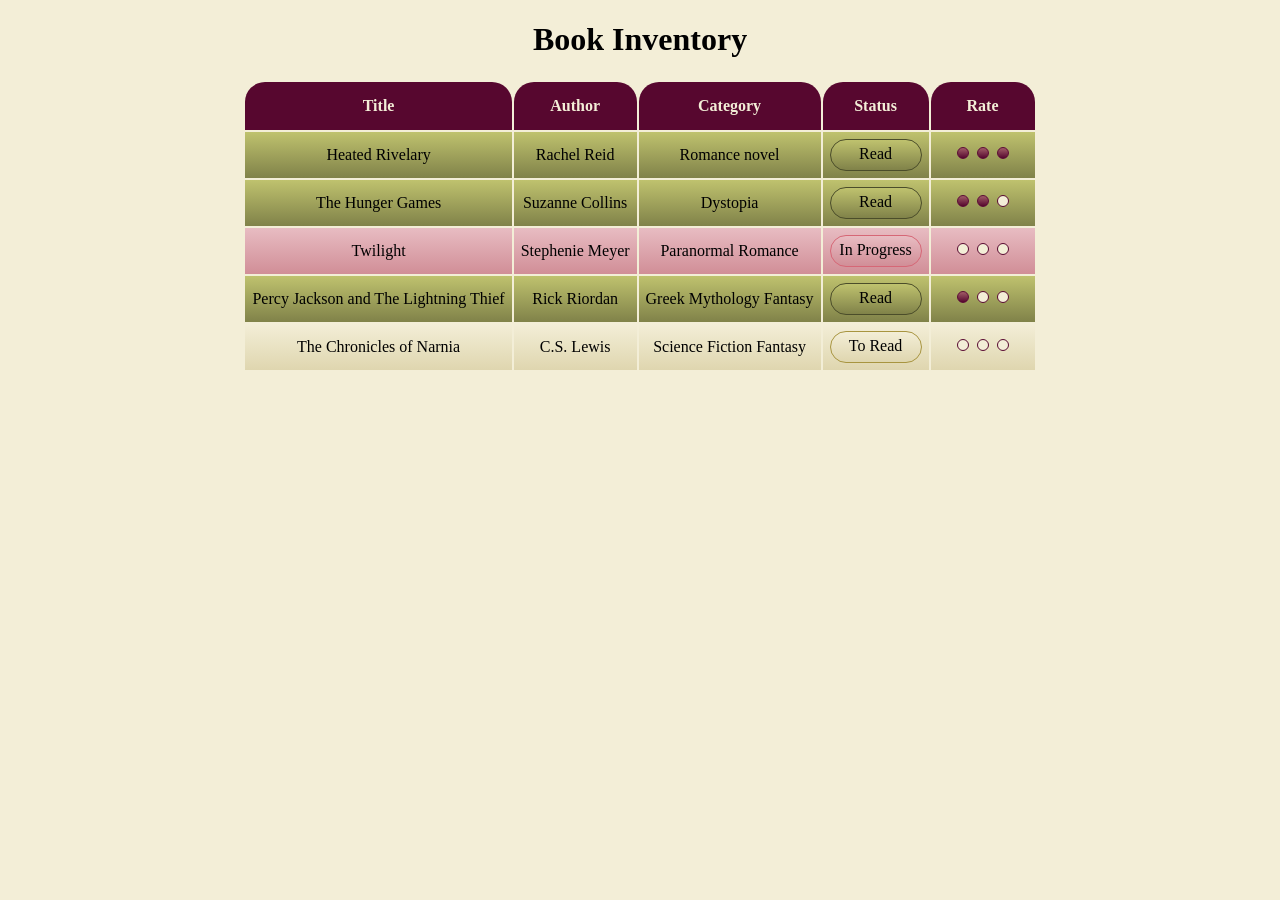
<file: Build a Book Inventory App/index.html>
<!DOCTYPE html>
<html lang="en">

<head>
  <meta charset="utf-8">
  <title>Book Inventory</title>
  <link rel="stylesheet" href="styles.css">
</head>

<body>
  
  <h1>Book Inventory</h1>
  
<table>
<thead>
    <tr class="header">
      <th>Title</th>
      <th>Author</th>
      <th>Category</th>
      <th>Status</th>
      <th>Rate</th>
    </tr>
  </thead>


<tbody>
      <tr class="read">
      <td>Heated Rivelary</td>
      <td>Rachel Reid</td>
      <td>Romance novel</td>
      <td>
        <span class="status">Read</span>
      </td>
      <td>
        <span class="rate three">
          <span></span>
          <span></span>
          <span></span>
        </span>
      </td>
    </tr>
    
    <tr class="read">
      <td>The Hunger Games</td>
      <td> Suzanne Collins</td>
      <td>Dystopia </td>
      <td>
        <span class="status">Read</span>
      </td>
      <td>
        <span class="rate two">
          <span></span>
          <span></span>
          <span></span>
        </span>
      </td>
    </tr>

   

    <tr class="in-progress">
      <td>Twilight</td>
      <td>Stephenie Meyer</td>
      <td>
Paranormal Romance</td>
      <td>
        <span class="status">In Progress</span>
      </td>
      <td>
        <span class="rate">
          <span></span>
          <span></span>
          <span></span>
        </span>
      </td>
    </tr>

    <tr class="read">
      <td>Percy Jackson and The Lightning Thief</td>
      <td> Rick Riordan</td>
      <td> 
Greek Mythology Fantasy</td>
      <td>
        <span class="status">Read</span>
      </td>
      <td>
        <span class="rate one">
          <span></span>
          <span></span>
          <span></span>
        </span>
      </td>
    </tr> 
    <tr class="to-read">
      <td>	The Chronicles of Narnia</td>
      <td> C.S. Lewis</td>
      <td>Science Fiction Fantasy
</td>
      <td>
        <span class="status">To Read</span>
      </td>
      <td>
        <span class="rate">
          <span></span>
          <span></span>
          <span></span>
        </span>
      </td>
    </tr>
  </tbody>
</table>
</body>

</html>
</file>
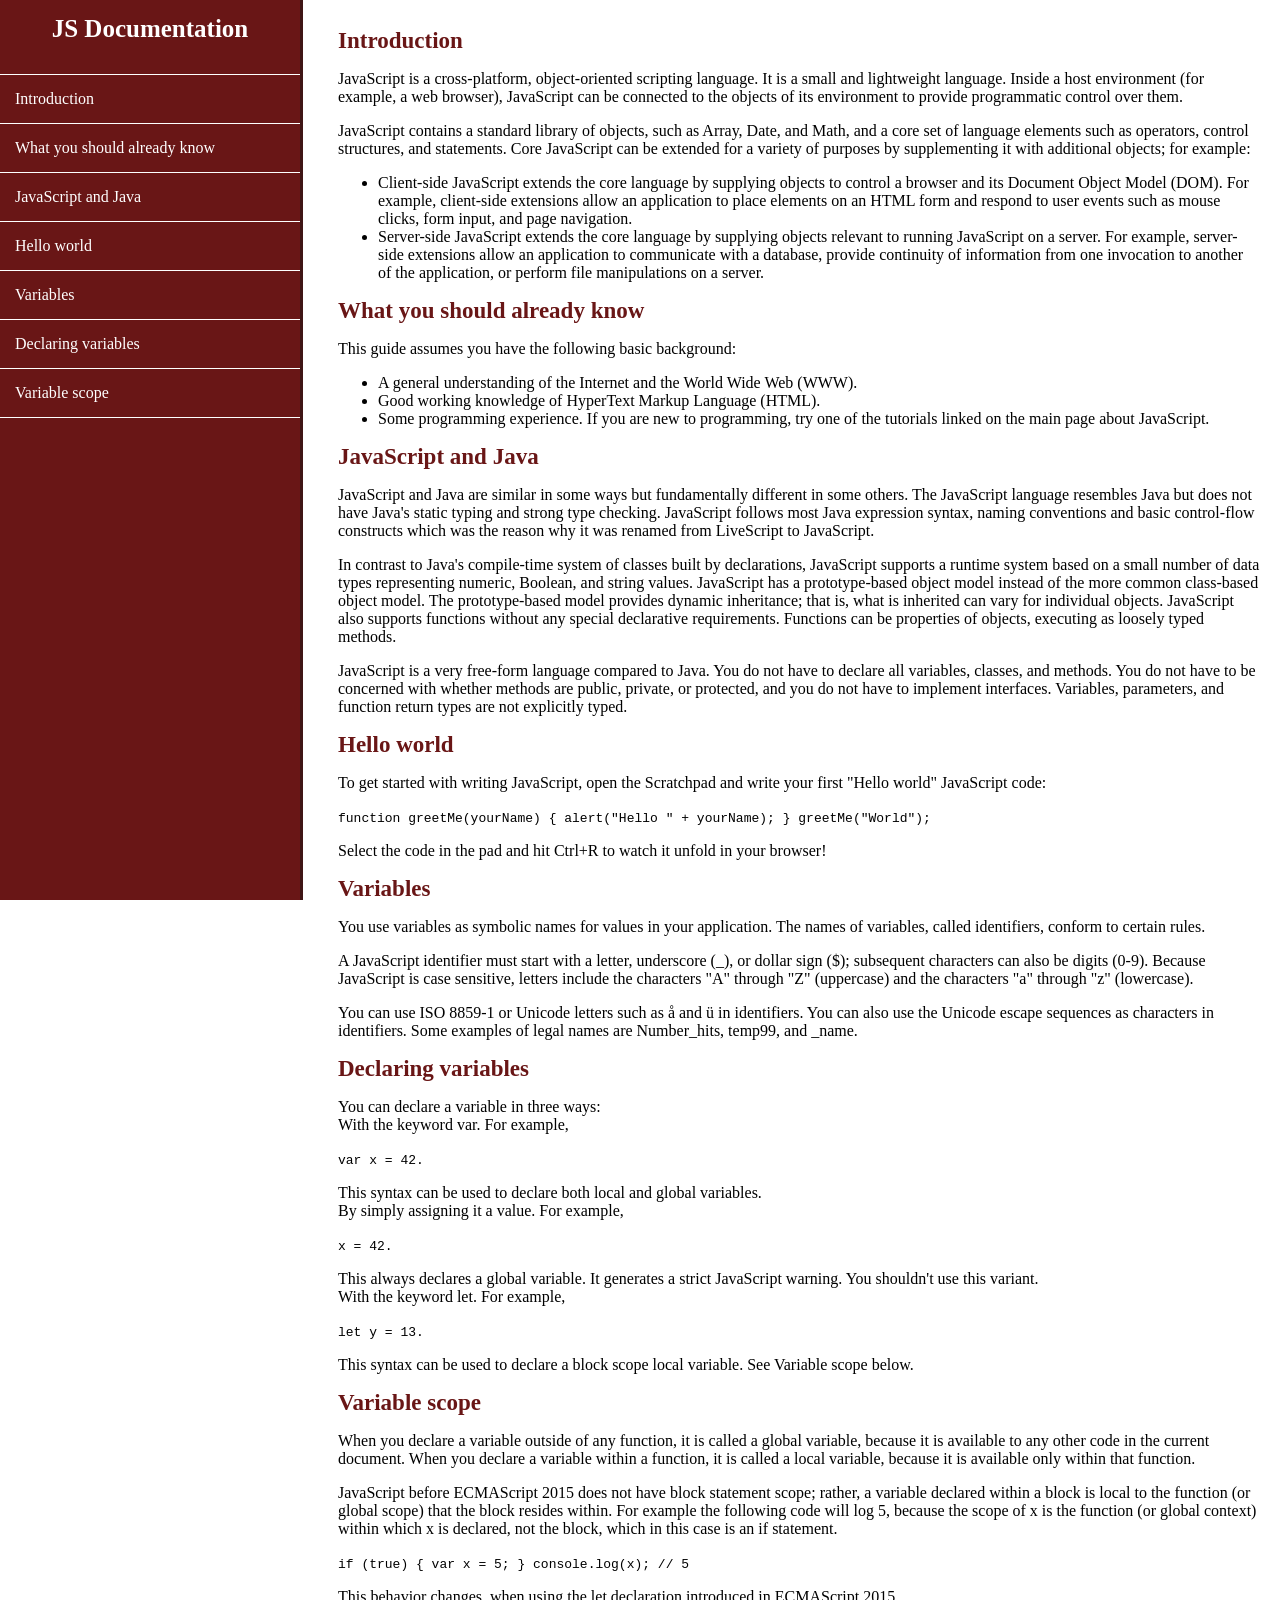
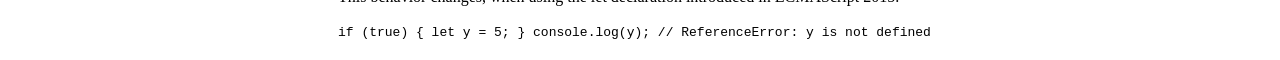
<file: Build a documentation page/index.html>
<!DOCTYPE html>
<html lang="en">
  <head>
    <meta charset="UTF-8" />
    <title>Technical Documentation Page</title>
    <link rel="stylesheet" href="styles.css">
  </head>

  <body>
  <main id="main-doc"> 
    <section class="main-section" id="Introduction">
      <header>Introduction</header>
      <article>
        <p>JavaScript is a cross-platform, object-oriented scripting language. It is a small and lightweight language. Inside a host environment (for example, a web browser), JavaScript can be connected to the objects of its environment to provide programmatic control over them.</p>
        <p>JavaScript contains a standard library of objects, such as Array, Date, and Math, and a core set of language elements such as operators, control structures, and statements. Core JavaScript can be extended for a variety of purposes by supplementing it with additional objects; for example:

</p>
<ul>
  <li>Client-side JavaScript extends the core language by supplying objects to control a browser and its Document Object Model (DOM). For example, client-side extensions allow an application to place elements on an HTML form and respond to user events such as mouse clicks, form input, and page navigation.</li>
  <li>Server-side JavaScript extends the core language by supplying objects relevant to running JavaScript on a server. For example, server-side extensions allow an application to communicate with a database, provide continuity of information from one invocation to another of the application, or perform file manipulations on a server.
</li>
</ul>
      </article>
    </section>

 <section class="main-section" id="What_you_should_already_know">
      <header>What you should already know
</header>
      <article>
        <p>This guide assumes you have the following basic background:</p>
<ul>
  <li>A general understanding of the Internet and the World Wide Web (WWW).</li>
  <li>Good working knowledge of HyperText Markup Language (HTML).</li>
  <li>Some programming experience. If you are new to programming, try one of the tutorials linked on the main page about JavaScript.</li>
</ul>
      </article>
    </section>

     <section class="main-section" id="JavaScript_and_Java">
      <header>JavaScript and Java</header>
      <article>
        <p>JavaScript and Java are similar in some ways but fundamentally different in some others. The JavaScript language resembles Java but does not have Java's static typing and strong type checking. JavaScript follows most Java expression syntax, naming conventions and basic control-flow constructs which was the reason why it was renamed from LiveScript to JavaScript.</p>
        <p>In contrast to Java's compile-time system of classes built by declarations, JavaScript supports a runtime system based on a small number of data types representing numeric, Boolean, and string values. JavaScript has a prototype-based object model instead of the more common class-based object model. The prototype-based model provides dynamic inheritance; that is, what is inherited can vary for individual objects. JavaScript also supports functions without any special declarative requirements. Functions can be properties of objects, executing as loosely typed methods.</p>
        <p>JavaScript is a very free-form language compared to Java. You do not have to declare all variables, classes, and methods. You do not have to be concerned with whether methods are public, private, or protected, and you do not have to implement interfaces. Variables, parameters, and function return types are not explicitly typed.
</p>
      </article>
    </section>

      <section class="main-section" id="Hello_world">
      <header>Hello world</header>
      <article>
        <p>To get started with writing JavaScript, open the Scratchpad and write your first "Hello world" JavaScript code:</p>
        <code>function greetMe(yourName) { alert("Hello " + yourName); }
greetMe("World"); </code>
        <p>Select the code in the pad and hit Ctrl+R to watch it unfold in your browser!</p>
      </article>
    </section>

    <section class="main-section" id="Variables">
      <header>Variables</header> 
      <article>
        <p>You use variables as symbolic names for values in your application. The names of variables, called identifiers, conform to certain rules.</p>
        <p>A JavaScript identifier must start with a letter, underscore (_), or dollar sign ($); subsequent characters can also be digits (0-9). Because JavaScript is case sensitive, letters include the characters "A" through "Z" (uppercase) and the characters "a" through "z" (lowercase).</p>
        <p>You can use ISO 8859-1 or Unicode letters such as å and ü in identifiers. You can also use the Unicode escape sequences as characters in identifiers. Some examples of legal names are Number_hits, temp99, and _name.</p>
      </article>
    </section>

<section class="main-section" id="Declaring_variables">
      <header>Declaring variables</header>
      <article>
        <p>You can declare a variable in three ways: </br>
With the keyword var. For example,</p>
        <code>var x = 42.</code>
        <p>This syntax can be used to declare both local and global variables. </br>
By simply assigning it a value. For example,</p>
        <code>x = 42.</code>
        <p>This always declares a global variable. It generates a strict JavaScript warning. You shouldn't use this variant.</br>
With the keyword let. For example,</p>
        <code>let y = 13.</code>
        <p>This syntax can be used to declare a block scope local variable. See Variable scope below.</p>
      </article>
    </section>

<section class="main-section" id="Variable_scope">
      <header>Variable scope
</header>
      <article>
        <p>When you declare a variable outside of any function, it is called a global variable, because it is available to any other code in the current document. When you declare a variable within a function, it is called a local variable, because it is available only within that function.</p>
        <p>JavaScript before ECMAScript 2015 does not have block statement scope; rather, a variable declared within a block is local to the function (or global scope) that the block resides within. For example the following code will log 5, because the scope of x is the function (or global context) within which x is declared, not the block, which in this case is an if statement.</p>
        <code>if (true) { var x = 5; } console.log(x); // 5</code>
        <p>This behavior changes, when using the let declaration introduced in ECMAScript 2015.</p>
        <code>if (true) { let y = 5; } console.log(y); // ReferenceError: y is
not defined</code>
      </article>
    </section>
  </main>
  <nav id="navbar">
      <header>JS Documentation</header>
      <ul>
        <li>
          <a class="nav-link" href="#Introduction">Introduction</a>
        </li>
        <li>
          <a class="nav-link" href="#What_you_should_already_know">What you should already know</a>
        </li>
        <li>
          <a class="nav-link" href="#JavaScript_and_Java">JavaScript and Java</a>
        </li>
        <li>
          <a class="nav-link" href="#Hello_world">Hello world</a>
        </li>
        <li>
          <a class="nav-link" href="#Variables">Variables</a>
        </li>
        <li>
          <a class="nav-link" href="#Declaring_variables">Declaring variables</a>
        </li>
        <li>
          <a class="nav-link" href="#Variable_scope">Variable scope</a>
        </li>
      </ul>
    </nav>
  </body>
</html>
</file>
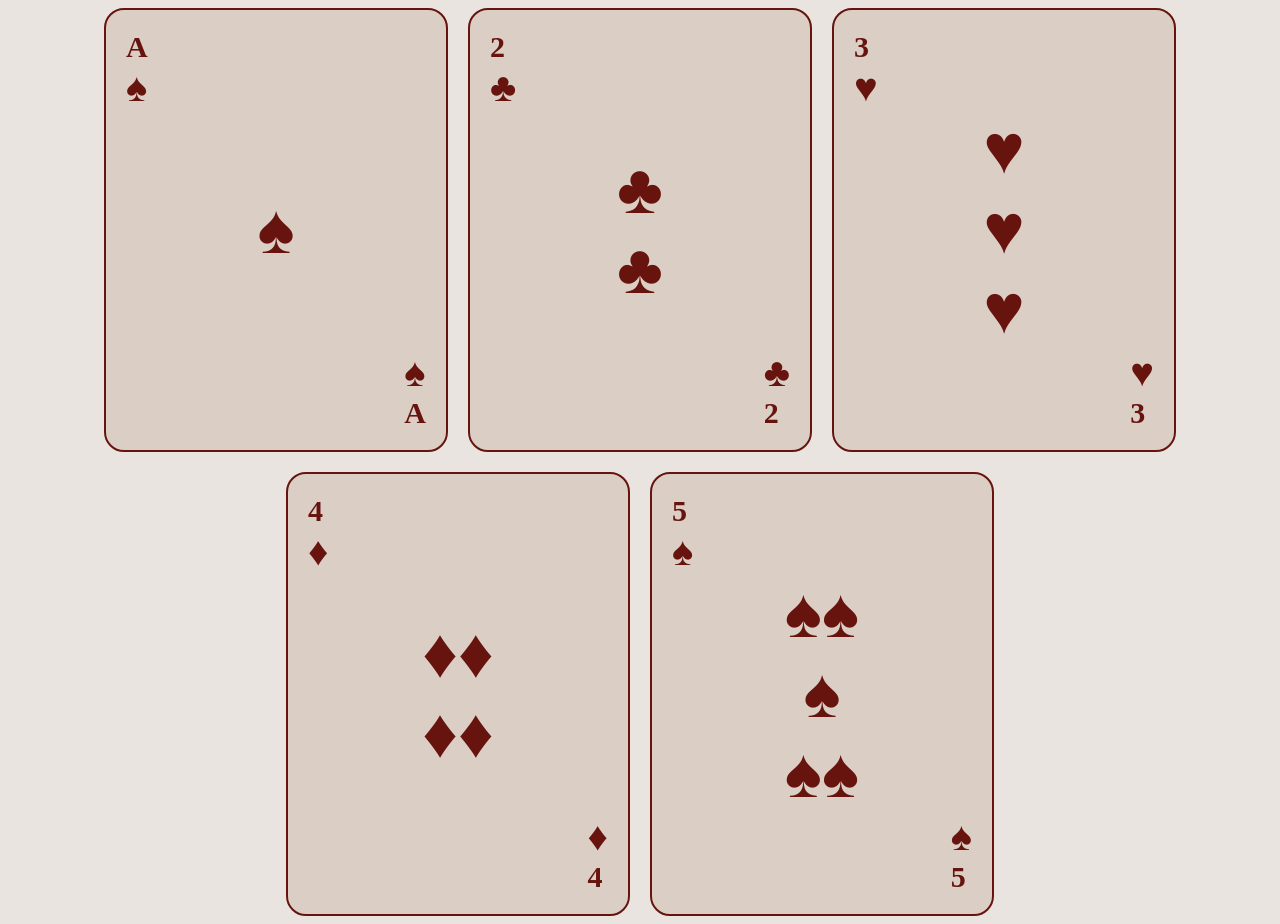
<file: Build a Page of Playing Cards/index.html>
<!DOCTYPE html>
<html lang="en">

<head>
  <meta charset="UTF-8">
  <meta name="viewport" content="width=device-width, initial-scale=1.0">
  <title>Playing Cards</title>
  <link rel="stylesheet" href="styles.css">      
</head>

<body>
<main id="playing-cards">
  <div class="card">
    <div class="left">
      <div class="number">A</div>
      <div>♠</div>
    </div>
    <div class="middle">
      <div>♠</div>
    </div>
    <div class="right">
      <div>♠</div>
      <div class="number">A</div>
    </div>
  </div>

  <div class="card">
    <div class="left">
      <div class="number">2</div>
      <div>♣</div>
    </div>
    <div class="middle">
      <div>♣</div>
      <div>♣</div>
    </div>
    <div class="right">
      <div>♣</div>
      <div class="number">2</div>
    </div>
  </div>

  <div class="card">
    <div class="left">
      <div class="number">3</div>
      <div>♥</div>
    </div>
    <div class="middle">
      <div>♥</div>
      <div>♥</div>
      <div>♥</div>
    </div>
    <div class="right">
      <div>♥</div>
      <div class="number">3</div>
    </div>
  </div>

  <div class="card">
    <div class="left">
      <div class="number">4</div>
      <div>♦</div>
    </div>
    <div class="middle">
        <div class="middle-section">
      <div>♦</div>
      <div>♦</div>
    </div>
    <div class="middle-section">
      <div>♦</div>
      <div>♦</div>
    </div>
    </div>
    <div class="right">
      <div>♦</div>
      <div class="number">4</div>
    </div>
  </div>

  <div class="card">
    <div class="left">
      <div class="number">5</div>
      <div>♠</div>
    </div>
    <div class="middle">
    <div class="middle-section">
          <div>♠</div>
          <div>♠</div>
        </div>
        <div class="middle-section">
          <div>♠</div>
        </div>
        <div class="middle-section">
          <div>♠</div>
          <div>♠</div>
        </div>
    </div>
    <div class="right">
      <div>♠</div>
      <div class="number">5</div>
    </div>
  </div>
</main>
</body>

</html>
</file>
<file: Build a Book Inventory App/styles.css>
body {
  background-color: #F3EED7;
  text-align: center;
  font-family: 'Palatino Linotype';

}
 

table {
  margin: 10px auto;
}

thead{
  background-color: #57072F;
  color: #F3EED7;
}

th {  
  padding: 15px; 
  border-radius: 20px 20px 0 0
}

td {
  padding: 7px;
}


tr[class="read"] {
  background-image: linear-gradient(#bfc26e, #808249);

}

tr[class="to-read"] {
  background-image: linear-gradient(#F3EED7, #DFD6AF);
}

tr[class="in-progress"] {
  background-image: linear-gradient(#e8bcc2, #D18E97);
}

span {
  display: inline-block;
}

tr[class="to-read"] span[class="status"] {
  border: 1px solid #a89540; 
  background-image: linear-gradient(#F3EED7, #DFD6AF);
  border-radius: 20px;
}

tr[class="read"] span[class="status"] {
  border: 1px solid #4b4d2a; 
  background-image: linear-gradient(#bfc26e, #808249);
  border-radius: 20px;  
}

tr[class="in-progress"] span[class="status"] {
  border: 1px solid #d66776; 
  background-image: linear-gradient(#e8bcc2, #D18E97);
  border-radius: 20px;
}


span[class="status"],
span[class^="rate"] {
  height: 20px;
  width: 80px;
  padding: 5px;
}

span[class^="rate"] > span {
  border: 1px solid #57072F;
  border-radius: 50%;
  margin: 2px;
  height: 10px;
  width: 10px;
  background-color: #F3EED7;
}

span[class~="one"] span:first-child {
  background-image: linear-gradient(#A15D66, #57072F);
}

span[class~="two"] span:nth-child(-n+2) {
  background-image: linear-gradient(#A15D66, #57072F);
}

span[class~="three"] span {
  background-image: linear-gradient(#A15D66, #57072F);
}
</file>
<file: Build a documentation page/styles.css>
body {
  font-family:'Century Gothic';
}
#navbar {
  position: fixed;
    min-width: 290px;
    top: 0px;
    left: 0px;
    width: 300px;
    height: 100%;
    border-right: solid;
    border-color: rgba(0, 22, 22, 0.4);

  background-color: rgb(105, 22, 22);
  color: white;
}

#main-doc {
  position: absolute;
    margin-left: 310px;
    padding: 20px;
    margin-bottom: 110px; 
}

#navbar header{
  font-size: 25px;
  text-align: center;
  font-weight: bold;
  padding: 15px;
  font-family:'Times New Roman';
  color: white;

}

header {
  font-family:'Times New Roman';
  font-size: 23px;
  font-weight: bold;
  color:rgb(105, 22, 22);
}

a {
  text-decoration:  none;
  color: white; 
}

#navbar ul {
  list-style-type: none;
  margin-left: 0; 
  padding-left: 0;
  overflow-y: auto;
  overflow-x: hidden; 
}


#navbar li {
  padding: 15px;  
  border-bottom: 1px solid;
  
}

#navbar li:first-child {
  border-top: 1px solid; 
}

@media only screen and (max-width: 815px) {
    #navbar {
        background-color: rgb(105, 22, 22);
        position: absolute;
        top: 0;
        padding: 0;
        margin: 0;
        width: 100%;
        max-height: 275px;
        border: none;
        z-index: 1;
        border-bottom: 2px solid;
    }

    #main-doc {
        position: relative;
        margin-left: 0px;
        margin-top: 270px;
    }

    #navbar ul {
        border: 1px solid;
        height: 207px;
    }
}

@media only screen and (max-width: 400px) {
    #main-doc {
        margin-left: -10px;
    }
}
</file>
<file: Build a Page of Playing Cards/styles.css>
body {
  background-color: #E9E4E0;
}
#playing-cards {
  display: flex;
  justify-content: center;
  flex-wrap: wrap;
  gap: 20px;
}


.card {
  display: flex;
  justify-content: space-between;
  background-color: #DBCFC5;
  color: #67140F;
  border: 2px solid #67140F;
  padding: 20px;
  width: 300px;
  height: 400px;
  border-radius: 20px;
  font-size: 40px;
}

.left {
  align-self: flex-start;
  font-size: 40px;
}

.middle {
  align-self: center;
  display: flex;
  flex-direction: column;
  font-size: 70px; 
}

.right {
  align-self: flex-end;
  font-size: 40px;
}

.number {
  font-size: 30px; 
  font-weight: bold;
}

.middle-section {
    display: flex;
    justify-content: center;
}
</file>
